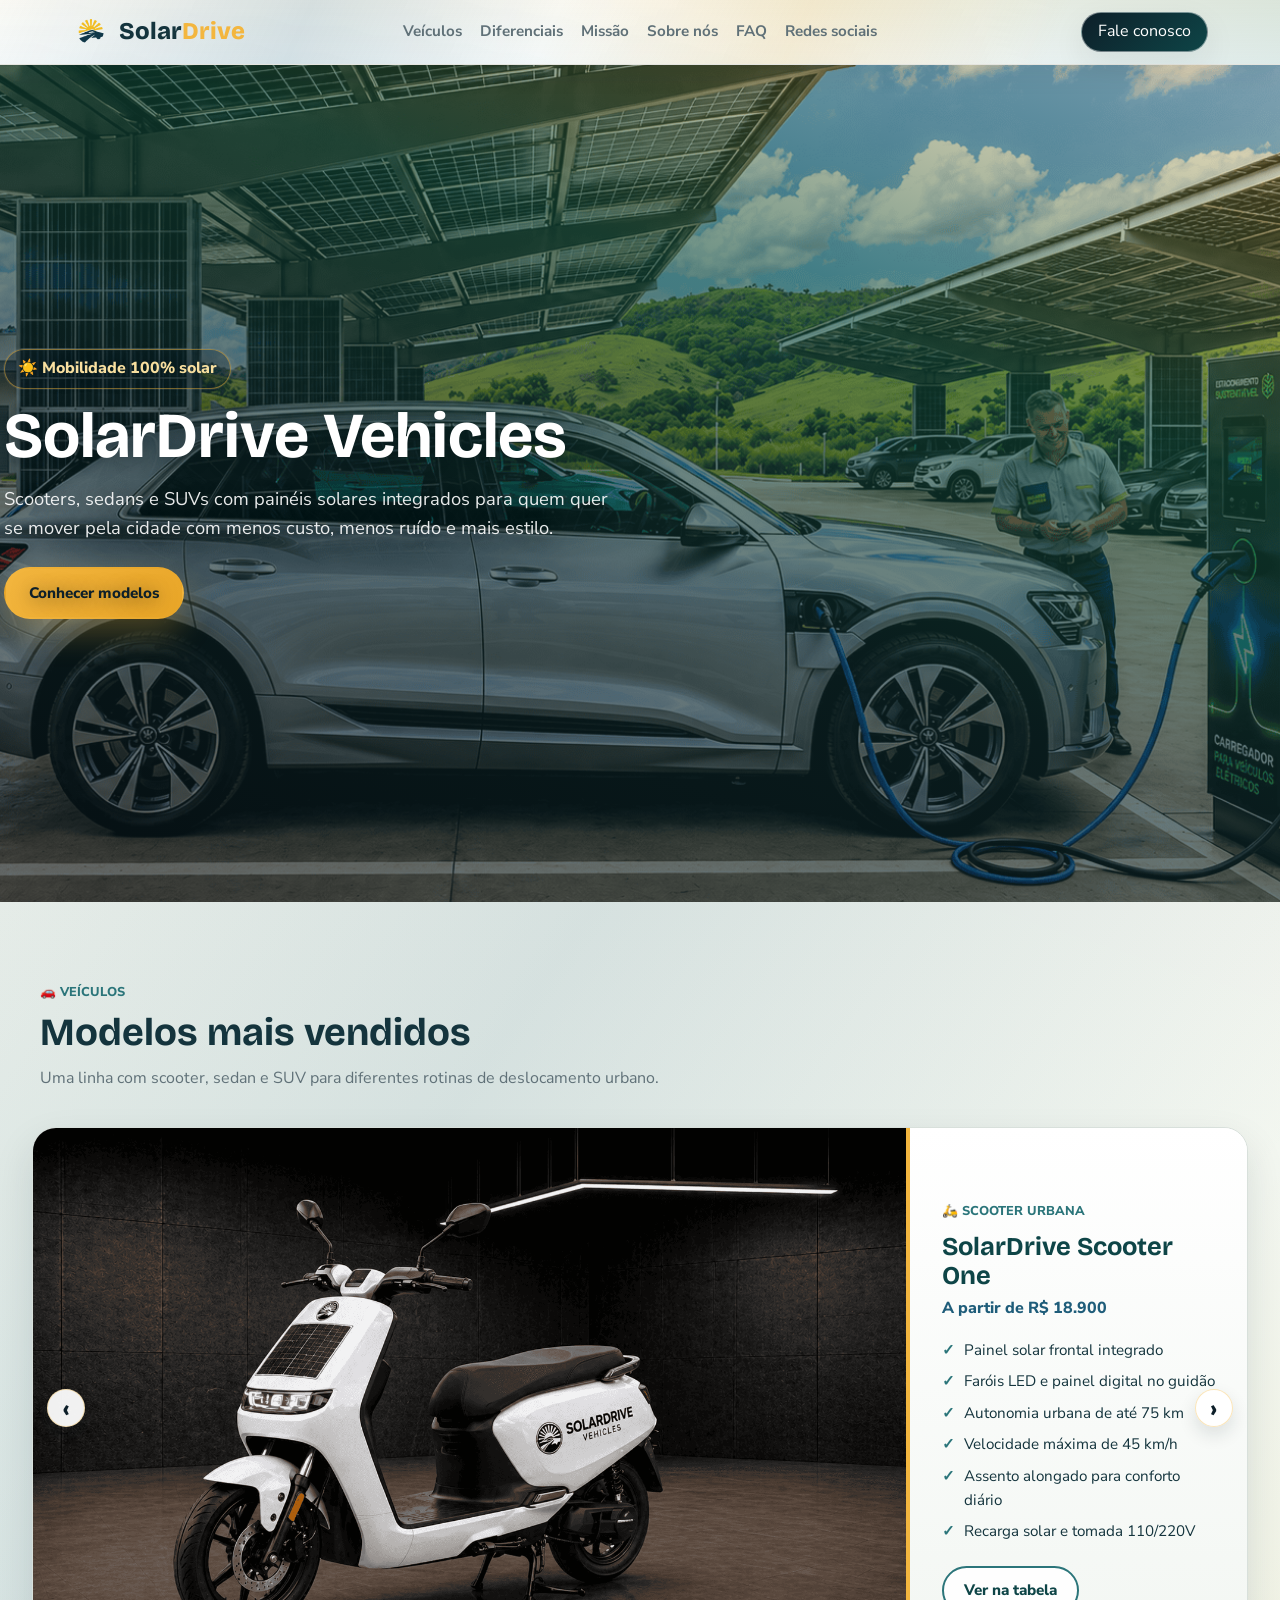
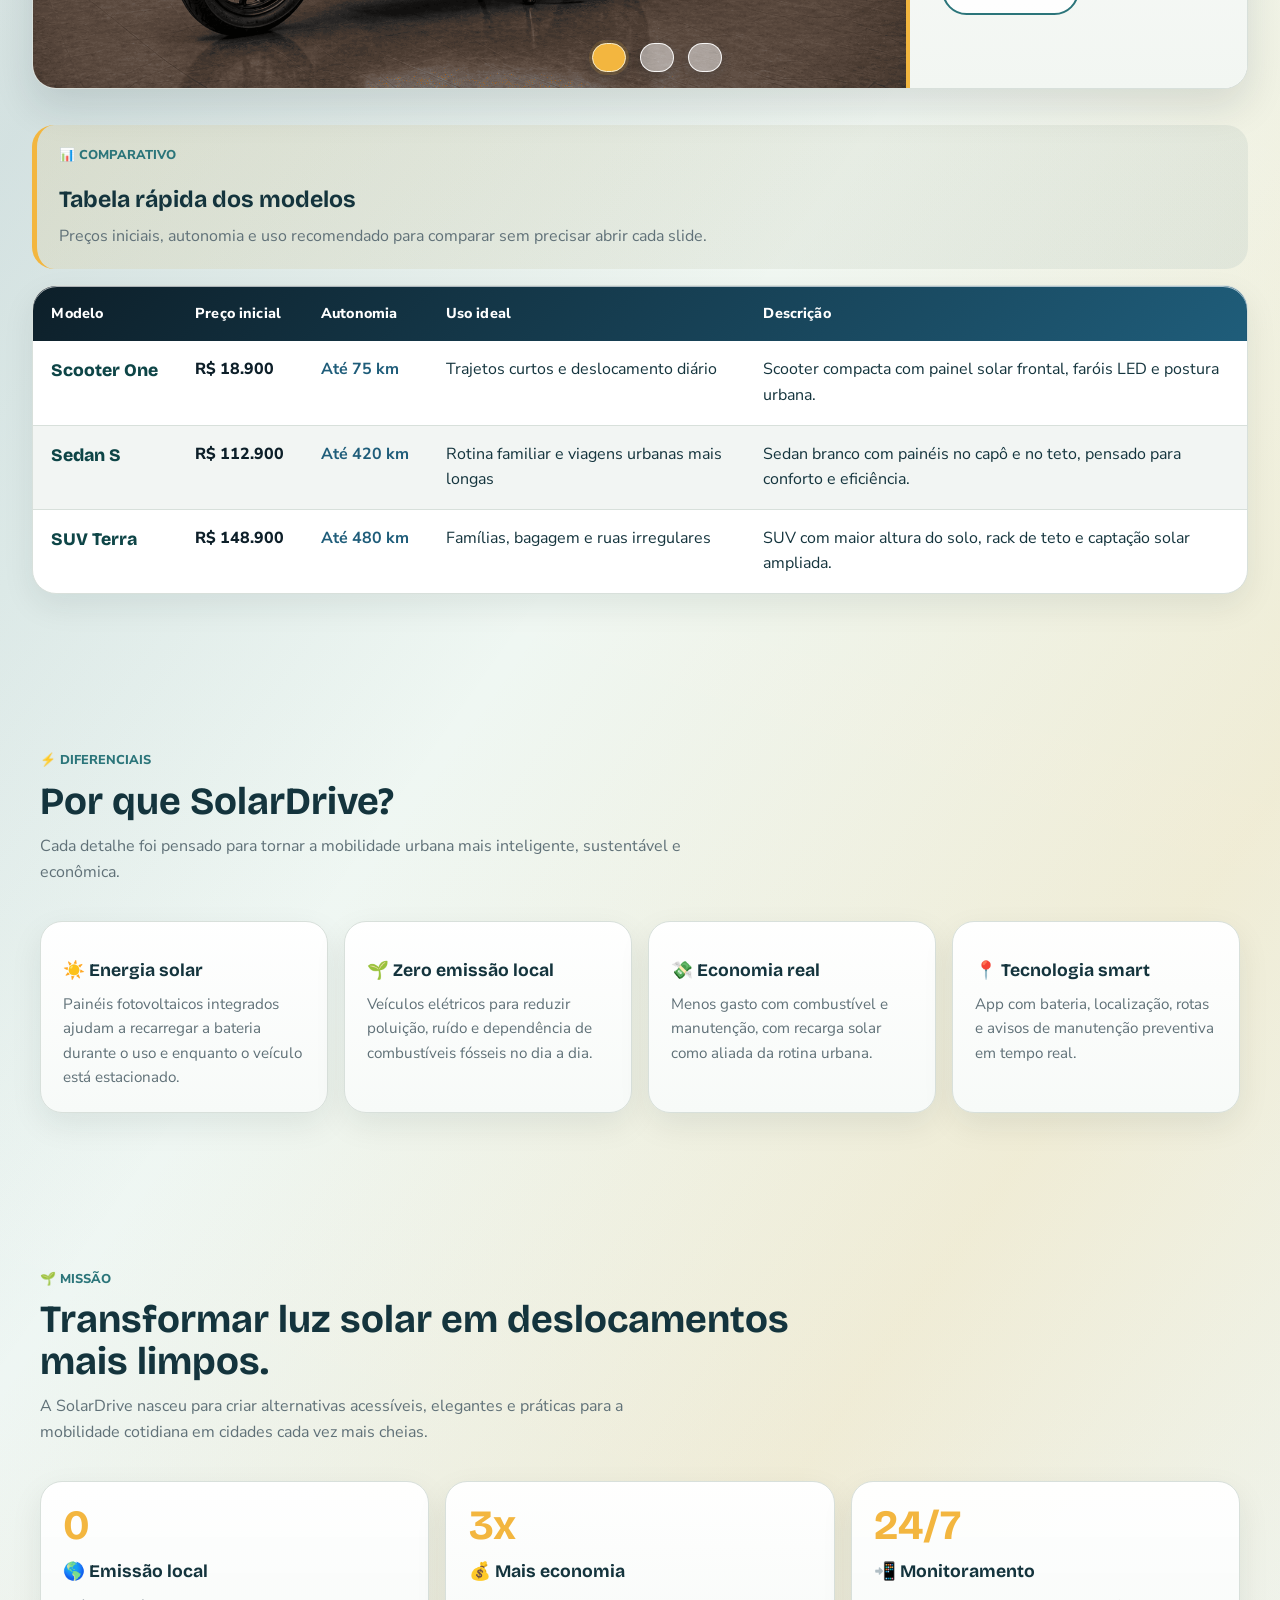
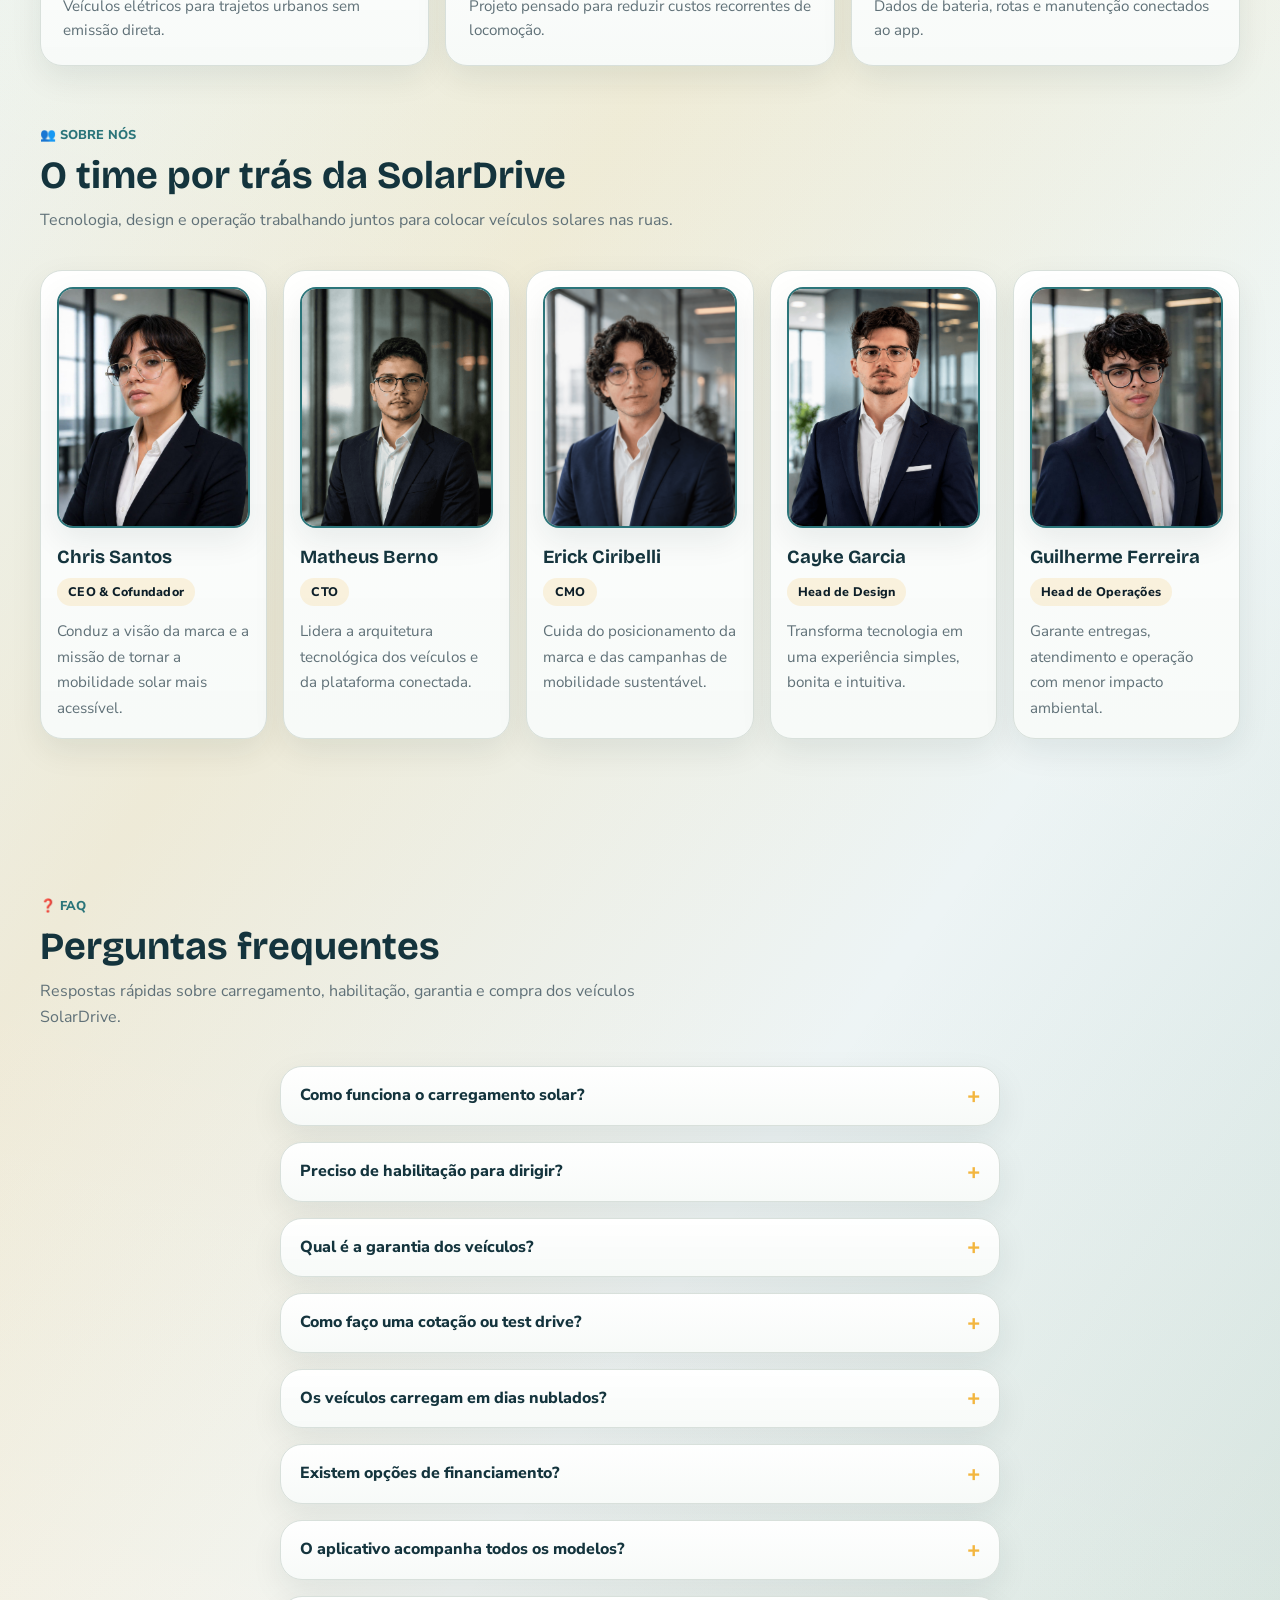
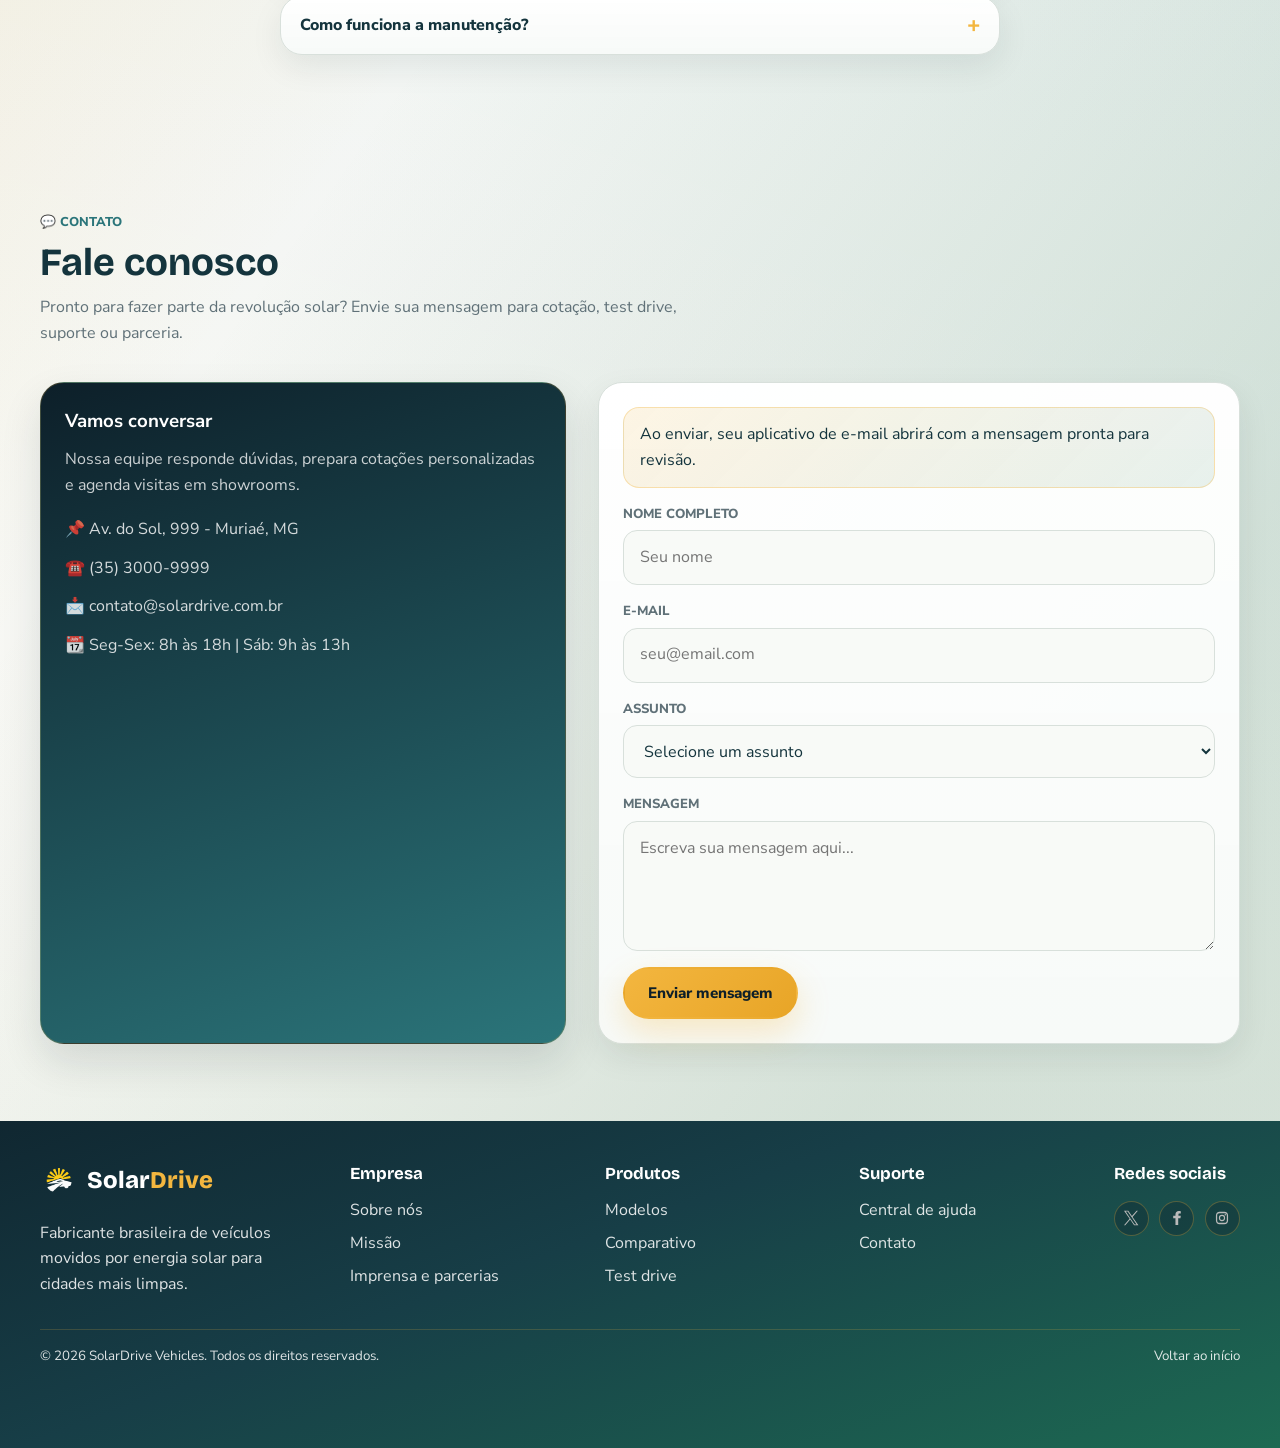
<file: index.html>
﻿<!doctype html>
<html lang="pt-br">
  <head>
    <meta charset="UTF-8" />
    <meta name="viewport" content="width=device-width, initial-scale=1.0" />
    <meta
      name="description"
      content="SolarDrive Vehicles: scooters, sedans e SUVs movidos por energia solar para mobilidade urbana limpa."
    />
    <title>SolarDrive Vehicles</title>

    <link rel="stylesheet" href="assets/css/index.css" />
    <link rel="preconnect" href="https://fonts.googleapis.com" />
    <link rel="preconnect" href="https://fonts.gstatic.com" crossorigin />
    <link
      href="https://fonts.googleapis.com/css2?family=Nunito+Sans:wght@400;600;700;800&family=Bricolage+Grotesque:wght@400;700;800&display=swap"
      rel="stylesheet"
    />
  </head>

  <body>
    <!-- Cabeçalho fixo com navegação por âncoras internas. -->
    <header class="cabecalho">
      <nav class="menu" aria-label="Menu principal">
        <a
          href="#inicio"
          class="logo"
          aria-label="SolarDrive Vehicles - voltar ao início"
        >
          <img
            src="assets/img/logo-colorida.png"
            alt=""
            class="imagem-logo"
            aria-hidden="true"
          />
          <span class="texto-logo">Solar<span>Drive</span></span>
        </a>

        <ul class="links-menu">
          <li><a href="#produtos">Veículos</a></li>
          <li><a href="#diferenciais">Diferenciais</a></li>
          <li><a href="#sustentabilidade">Missão</a></li>
          <li><a href="#time">Sobre nós</a></li>
          <li><a href="#faq">FAQ</a></li>

          <!-- Dropdown de redes: abre no hover/focus sem JavaScript. -->
          <li class="redes">
            <button type="button" class="botao-redes" aria-haspopup="true">
              Redes sociais
            </button>
            <ul class="lista-redes" aria-label="Links das redes sociais">
              <li>
                <a
                  href="https://x.com"
                  target="_blank"
                  rel="noopener noreferrer"
                  aria-label="Abrir X/Twitter"
                >
                  <img
                    class="icone-rede"
                    src="assets/img/icone-x.svg"
                    alt="x"
                    aria-hidden="true"
                  />
                </a>
              </li>
              <li>
                <a
                  href="https://www.facebook.com"
                  target="_blank"
                  rel="noopener noreferrer"
                  aria-label="Abrir Facebook"
                >
                  <img
                    class="icone-rede"
                    src="assets/img/icone-facebook.svg"
                    alt="facebook"
                    aria-hidden="true"
                  />
                </a>
              </li>
              <li>
                <a
                  href="https://www.instagram.com"
                  target="_blank"
                  rel="noopener noreferrer"
                  aria-label="Abrir Instagram"
                >
                  <img
                    class="icone-rede"
                    src="assets/img/icone-instagram.svg"
                    alt="instagram"
                    aria-hidden="true"
                  />
                </a>
              </li>
            </ul>
          </li>
        </ul>

        <a href="#contato" class="botao-menu">Fale conosco</a>
      </nav>
    </header>

    <main>
      <!-- Banner principal: primeiro contato visual da marca. -->
      <section id="inicio" class="banner" aria-labelledby="titulo-inicio">
        <article class="texto-inicio">
          <p class="selo-inicio">☀️ Mobilidade 100% solar</p>
          <h1 id="titulo-inicio">SolarDrive Vehicles</h1>
          <p>
            Scooters, sedans e SUVs com painéis solares integrados para quem
            quer se mover pela cidade com menos custo, menos ruído e mais
            estilo.
          </p>
          <a href="#produtos" class="botao-principal">Conhecer modelos</a>
        </article>
      </section>

      <!-- Catalogo de veículos. -->
      <section
        id="produtos"
        class="secao produtos"
        aria-labelledby="titulo-produtos"
      >
        <header class="titulo-secao">
          <p class="etiqueta">🚗 Veículos</p>
          <h2 id="titulo-produtos">Modelos mais vendidos</h2>
          <p>
            Uma linha com scooter, sedan e SUV para diferentes rotinas de
            deslocamento urbano.
          </p>
        </header>

        <section class="carrossel" aria-label="Carrossel de produtos">
          <!-- Radios visiveis mantem o carrossel acessivel sem scripts. -->
          <input
            type="radio"
            name="slider"
            id="slide1"
            aria-label="Selecionar SolarDrive Scooter One"
            checked
          />
          <input
            type="radio"
            name="slider"
            id="slide2"
            aria-label="Selecionar SolarDrive Sedan S"
          />
          <input
            type="radio"
            name="slider"
            id="slide3"
            aria-label="Selecionar SolarDrive SUV Terra"
          />

          <div class="lista-slides">
            <article class="slide-produto">
              <figure class="foto-produto">
                <img
                  src="assets/img/scooter.png"
                  alt="Scooter branca SolarDrive com painel solar frontal"
                />
              </figure>
              <section class="info-produto">
                <p class="etiqueta">🛵 Scooter urbana</p>
                <h3>SolarDrive Scooter One</h3>
                <p class="preco">A partir de R$ 18.900</p>
                <ul>
                  <li>Painel solar frontal integrado</li>
                  <li>Faróis LED e painel digital no guidão</li>
                  <li>Autonomia urbana de até 75 km</li>
                  <li>Velocidade máxima de 45 km/h</li>
                  <li>Assento alongado para conforto diário</li>
                  <li>Recarga solar e tomada 110/220V</li>
                </ul>
                <a href="#ver-scooter" class="botao-secundario"
                  >Ver na tabela</a
                >
              </section>
            </article>

            <article class="slide-produto">
              <figure class="foto-produto">
                <img
                  src="assets/img/sedan.png"
                  alt="Sedan branco SolarDrive com painéis solares no capô e no teto"
                />
              </figure>
              <section class="info-produto">
                <p class="etiqueta">🚘 Sedan solar</p>
                <h3>SolarDrive Sedan S</h3>
                <p class="preco">A partir de R$ 112.900</p>
                <ul>
                  <li>Painéis solares no capô e no teto</li>
                  <li>Autonomia combinada de até 420 km</li>
                  <li>Interior para cinco ocupantes</li>
                  <li>Freios regenerativos para uso urbano</li>
                  <li>GPS integrado ao app SolarDrive</li>
                  <li>Carregamento solar, residencial e rápido</li>
                </ul>
                <a href="#ver-sedan" class="botao-secundario">Ver na tabela</a>
              </section>
            </article>

            <article class="slide-produto">
              <figure class="foto-produto">
                <img
                  src="assets/img/suv.png"
                  alt="SUV branco SolarDrive com painéis solares no capô e no teto"
                />
              </figure>
              <section class="info-produto">
                <p class="etiqueta">🚙 SUV familiar</p>
                <h3>SolarDrive SUV Terra</h3>
                <p class="preco">A partir de R$ 148.900</p>
                <ul>
                  <li>Painéis solares no capô e no teto</li>
                  <li>Autonomia combinada de até 480 km</li>
                  <li>Rack de teto e maior altura do solo</li>
                  <li>Porta-malas amplo para viagens curtas</li>
                  <li>Modos Eco, Cidade, Chuva e Estrada</li>
                  <li>Assistência inteligente de energia</li>
                </ul>
                <a href="#ver-suv" class="botao-secundario">Ver na tabela</a>
              </section>
            </article>
          </div>

          <label
            for="slide3"
            class="seta seta-voltar seta-slide1"
            aria-label="Modelo anterior"
          >
            &#8249;
          </label>
          <label
            for="slide1"
            class="seta seta-voltar seta-slide2"
            aria-label="Modelo anterior"
          >
            &#8249;
          </label>
          <label
            for="slide2"
            class="seta seta-voltar seta-slide3"
            aria-label="Modelo anterior"
          >
            &#8249;
          </label>

          <label
            for="slide2"
            class="seta seta-avancar seta-slide1"
            aria-label="Próximo modelo"
          >
            &#8250;
          </label>
          <label
            for="slide3"
            class="seta seta-avancar seta-slide2"
            aria-label="Próximo modelo"
          >
            &#8250;
          </label>
          <label
            for="slide1"
            class="seta seta-avancar seta-slide3"
            aria-label="Próximo modelo"
          >
            &#8250;
          </label>

        </section>

        <section
          id="tabela-modelos"
          class="area-tabela"
          aria-labelledby="comparativo-modelos"
        >
          <span id="ver-scooter" class="alvo-tabela" aria-hidden="true"></span>
          <span id="ver-sedan" class="alvo-tabela" aria-hidden="true"></span>
          <span id="ver-suv" class="alvo-tabela" aria-hidden="true"></span>

          <header class="titulo-tabela">
            <p class="etiqueta">📊 Comparativo</p>
            <h3 id="comparativo-modelos">Tabela rápida dos modelos</h3>
            <p>
              Preços iniciais, autonomia e uso recomendado para comparar sem
              precisar abrir cada slide.
            </p>
          </header>

          <div class="rolagem-tabela">
            <table class="tabela-modelos">
              <thead>
                <tr>
                  <th scope="col">Modelo</th>
                  <th scope="col">Preço inicial</th>
                  <th scope="col">Autonomia</th>
                  <th scope="col">Uso ideal</th>
                  <th scope="col">Descrição</th>
                </tr>
              </thead>
              <tbody>
                <tr id="modelo-scooter">
                  <th scope="row">Scooter One</th>
                  <td>R$ 18.900</td>
                  <td>Até 75 km</td>
                  <td>Trajetos curtos e deslocamento diário</td>
                  <td>
                    Scooter compacta com painel solar frontal, faróis LED e
                    postura urbana.
                  </td>
                </tr>
                <tr id="modelo-sedan">
                  <th scope="row">Sedan S</th>
                  <td>R$ 112.900</td>
                  <td>Até 420 km</td>
                  <td>Rotina familiar e viagens urbanas mais longas</td>
                  <td>
                    Sedan branco com painéis no capô e no teto, pensado para
                    conforto e eficiência.
                  </td>
                </tr>
                <tr id="modelo-suv">
                  <th scope="row">SUV Terra</th>
                  <td>R$ 148.900</td>
                  <td>Até 480 km</td>
                  <td>Famílias, bagagem e ruas irregulares</td>
                  <td>
                    SUV com maior altura do solo, rack de teto e captação solar
                    ampliada.
                  </td>
                </tr>
              </tbody>
            </table>
          </div>
        </section>
      </section>

      <!-- Diferenciais resumem os argumentos principais da landing page. -->
      <section
        id="diferenciais"
        class="secao secao-clara"
        aria-labelledby="titulo-diferenciais"
      >
        <header class="titulo-secao">
          <p class="etiqueta">⚡ Diferenciais</p>
          <h2 id="titulo-diferenciais">Por que SolarDrive?</h2>
          <p>
            Cada detalhe foi pensado para tornar a mobilidade urbana mais
            inteligente, sustentável e econômica.
          </p>
        </header>

        <ul class="lista-diferenciais" aria-label="Diferenciais da SolarDrive">
          <li>
            <article class="card-diferencial">
              <h3>☀️ Energia solar</h3>
              <p>
                Painéis fotovoltaicos integrados ajudam a recarregar a bateria
                durante o uso e enquanto o veículo está estacionado.
              </p>
            </article>
          </li>

          <li>
            <article class="card-diferencial">
              <h3>🌱 Zero emissão local</h3>
              <p>
                Veículos elétricos para reduzir poluição, ruído e dependência de
                combustíveis fósseis no dia a dia.
              </p>
            </article>
          </li>

          <li>
            <article class="card-diferencial">
              <h3>💸 Economia real</h3>
              <p>
                Menos gasto com combustível e manutenção, com recarga solar como
                aliada da rotina urbana.
              </p>
            </article>
          </li>

          <li>
            <article class="card-diferencial">
              <h3>📍 Tecnologia smart</h3>
              <p>
                App com bateria, localização, rotas e avisos de manutenção
                preventiva em tempo real.
              </p>
            </article>
          </li>
        </ul>
      </section>

      <!-- Missão e equipe ficam juntas para manter a narrativa institucional. -->
      <section
        id="sustentabilidade"
        class="secao missao-time"
        aria-labelledby="titulo-sustentabilidade"
      >
        <header class="titulo-secao">
          <p class="etiqueta">🌱 Missão</p>
          <h2 id="titulo-sustentabilidade">
            Transformar luz solar em deslocamentos mais limpos.
          </h2>
          <p>
            A SolarDrive nasceu para criar alternativas acessíveis, elegantes e
            práticas para a mobilidade cotidiana em cidades cada vez mais
            cheias.
          </p>
        </header>

        <ul class="lista-missao" aria-label="Compromissos da SolarDrive">
          <li>
            <article>
              <strong>0</strong>
              <h3>🌎 Emissão local</h3>
              <p>
                Veículos elétricos para trajetos urbanos sem emissão direta.
              </p>
            </article>
          </li>
          <li>
            <article>
              <strong>3x</strong>
              <h3>💰 Mais economia</h3>
              <p>
                Projeto pensado para reduzir custos recorrentes de locomoção.
              </p>
            </article>
          </li>
          <li>
            <article>
              <strong>24/7</strong>
              <h3>📲 Monitoramento</h3>
              <p>Dados de bateria, rotas e manutenção conectados ao app.</p>
            </article>
          </li>
        </ul>

        <section id="time" class="area-time" aria-labelledby="titulo-time">
          <header class="titulo-secao titulo-menor">
            <p class="etiqueta">👥 Sobre nós</p>
            <h2 id="titulo-time">O time por trás da SolarDrive</h2>
            <p>
              Tecnologia, design e operação trabalhando juntos para colocar
              veículos solares nas ruas.
            </p>
          </header>

          <ul class="lista-time" aria-label="Membros da equipe SolarDrive">
            <li class="card-time">
              <img
                src="assets/img/chris.jpeg"
                alt="Foto de Chris, CEO e cofundador da SolarDrive"
              />
              <h3>Chris Santos</h3>
              <p class="cargo">CEO &amp; Cofundador</p>
              <p>
                Conduz a visão da marca e a missão de tornar a mobilidade solar
                mais acessível.
              </p>
            </li>

            <li class="card-time">
              <img src="assets/img/Berno.png" alt="Foto de Matheus Berno" />
              <h3>Matheus Berno</h3>
              <p class="cargo">CTO</p>
              <p>
                Lidera a arquitetura tecnológica dos veículos e da plataforma
                conectada.
              </p>
            </li>

            <li class="card-time">
              <img
                src="assets/img/ErickCiribelli.png"
                alt="Foto de Erick Ciribelli"
              />
              <h3>Erick Ciribelli</h3>
              <p class="cargo">CMO</p>
              <p>
                Cuida do posicionamento da marca e das campanhas de mobilidade
                sustentável.
              </p>
            </li>

            <li class="card-time">
              <img src="assets/img/Cayke.png" alt="Foto de Cayke" />
              <h3>Cayke Garcia</h3>
              <p class="cargo">Head de Design</p>
              <p>
                Transforma tecnologia em uma experiência simples, bonita e
                intuitiva.
              </p>
            </li>

            <li class="card-time">
              <img src="assets/img/Guilherme.jpeg" alt="Foto de Guilherme" />
              <h3>Guilherme Ferreira</h3>
              <p class="cargo">Head de Operações</p>
              <p>
                Garante entregas, atendimento e operação com menor impacto
                ambiental.
              </p>
            </li>
          </ul>
        </section>
      </section>

      <!-- FAQ com details/summary para manter semântica e interação nativa. -->
      <section id="faq" class="secao secao-clara" aria-labelledby="titulo-faq">
        <header class="titulo-secao">
          <p class="etiqueta">❓ FAQ</p>
          <h2 id="titulo-faq">Perguntas frequentes</h2>
          <p>
            Respostas rápidas sobre carregamento, habilitação, garantia e compra
            dos veículos SolarDrive.
          </p>
        </header>

        <ul class="lista-faq" aria-label="Perguntas frequentes">
          <li>
            <details>
              <summary>Como funciona o carregamento solar?</summary>
              <div class="resposta-faq">
                <p>
                  Os painéis integrados captam energia durante o uso e quando o
                  veículo está estacionado em local aberto.
                </p>
                <ul>
                  <li>Recarga solar contínua em ambientes externos</li>
                  <li>Recarga residencial em tomada 110/220V</li>
                  <li>
                    Recarga rápida em estações compatíveis:
                    <ul>
                      <li>Carga parcial de até 80% em cerca de 2 horas</li>
                      <li>Monitoramento pelo app SolarDrive</li>
                    </ul>
                  </li>
                </ul>
              </div>
            </details>
          </li>

          <li>
            <details>
              <summary>Preciso de habilitação para dirigir?</summary>
              <div class="resposta-faq">
                <p>Sim, conforme a categoria do modelo escolhido.</p>
                <ul>
                  <li>Scooter One: ACC ou CNH categoria A</li>
                  <li>Sedan S: CNH categoria B</li>
                  <li>SUV Terra: CNH categoria B</li>
                </ul>
              </div>
            </details>
          </li>

          <li>
            <details>
              <summary>Qual é a garantia dos veículos?</summary>
              <div class="resposta-faq">
                <p>
                  A cobertura foi pensada para proteger os principais sistemas.
                </p>
                <ul>
                  <li>Motor e sistema elétrico: 5 anos ou 80.000 km</li>
                  <li>
                    Bateria: 8 anos com garantia de capacidade mínima:
                    <ul>
                      <li>Troca se a capacidade cair abaixo de 70%</li>
                    </ul>
                  </li>
                  <li>Painéis solares: 10 anos de desempenho garantido</li>
                </ul>
              </div>
            </details>
          </li>

          <li>
            <details>
              <summary>Como faço uma cotação ou test drive?</summary>
              <div class="resposta-faq">
                <p>Você pode falar com a equipe pelo formulário ou telefone.</p>
                <ul>
                  <li>Preencher o formulário de contato nesta página</li>
                  <li>Ligar para (35) 3000-9999</li>
                  <li>
                    Visitar showrooms:
                    <ul>
                      <li>São Paulo: Av. Paulista, 1234</li>
                      <li>Belo Horizonte: Av. do Contorno, 567</li>
                      <li>Rio de Janeiro: Rua da Assembleia, 89</li>
                    </ul>
                  </li>
                </ul>
              </div>
            </details>
          </li>

          <li>
            <details>
              <summary>Os veículos carregam em dias nublados?</summary>
              <div class="resposta-faq">
                <p>
                  Sim, mas a captação fica menor do que em dias de sol direto.
                  Por isso os modelos também aceitam recarga por tomada.
                </p>
                <ul>
                  <li>Captação solar reduzida em clima nublado</li>
                  <li>App indica autonomia restante e previsão de recarga</li>
                  <li>Tomada residencial ajuda a manter a rotina previsível</li>
                </ul>
              </div>
            </details>
          </li>

          <li>
            <details>
              <summary>Existem opções de financiamento?</summary>
              <div class="resposta-faq">
                <p>
                  Sim. A SolarDrive oferece planos para pessoa física e
                  jurídica.
                </p>
                <ul>
                  <li>Financiamento em até 60x com taxa verde reduzida</li>
                  <li>Leasing corporativo para empresas</li>
                  <li>Simulação personalizada pelo formulário de contato</li>
                </ul>
              </div>
            </details>
          </li>

          <li>
            <details>
              <summary>O aplicativo acompanha todos os modelos?</summary>
              <div class="resposta-faq">
                <p>
                  Sim. O app SolarDrive acompanha a linha completa e concentra
                  os dados principais do veículo.
                </p>
                <ul>
                  <li>Autonomia e bateria em tempo real</li>
                  <li>Rotas e localização do veículo</li>
                  <li>Alertas de manutenção preventiva</li>
                </ul>
              </div>
            </details>
          </li>

          <li>
            <details>
              <summary>Como funciona a manutenção?</summary>
              <div class="resposta-faq">
                <p>
                  A manutenção combina revisões agendadas com alertas enviados
                  pelo app.
                </p>
                <ul>
                  <li>Diagnóstico preventivo do sistema elétrico</li>
                  <li>Revisão de pneus, freios e suspensão</li>
                  <li>Histórico de serviços disponível para o proprietário</li>
                </ul>
              </div>
            </details>
          </li>
        </ul>
      </section>

      <!-- Contato comercial e formulário usando envio por e-mail. -->
      <section
        id="contato"
        class="secao contato"
        aria-labelledby="titulo-contato"
      >
        <header class="titulo-secao">
          <p class="etiqueta">💬 Contato</p>
          <h2 id="titulo-contato">Fale conosco</h2>
          <p>
            Pronto para fazer parte da revolução solar? Envie sua mensagem para
            cotação, test drive, suporte ou parceria.
          </p>
        </header>

        <div class="area-contato">
          <address class="info-contato">
            <h3>Vamos conversar</h3>
            <p>
              Nossa equipe responde dúvidas, prepara cotações personalizadas e
              agenda visitas em showrooms.
            </p>
            <ul>
              <li>📌 Av. do Sol, 999 - Muriaé, MG</li>
              <li>☎️ (35) 3000-9999</li>
              <li>📩 contato@solardrive.com.br</li>
              <li>📆 Seg-Sex: 8h às 18h | Sáb: 9h às 13h</li>
            </ul>
          </address>

          <form
            action="mailto:contato@solardrive.com.br"
            method="post"
            enctype="text/plain"
            aria-label="Formulário de contato SolarDrive"
            aria-describedby="form-ajuda"
          >
            <p id="form-ajuda" class="aviso-form">
              Ao enviar, seu aplicativo de e-mail abrirá com a mensagem pronta
              para revisão.
            </p>

            <p class="campo">
              <label for="nome">Nome completo</label>
              <input
                type="text"
                id="nome"
                name="nome"
                placeholder="Seu nome"
                autocomplete="name"
                required
              />
            </p>

            <p class="campo">
              <label for="email">E-mail</label>
              <input
                type="email"
                id="email"
                name="email"
                placeholder="seu@email.com"
                autocomplete="email"
                required
              />
            </p>

            <p class="campo">
              <label for="assunto">Assunto</label>
              <select id="assunto" name="assunto" required>
                <option value="" disabled selected>Selecione um assunto</option>
                <option value="cotacao">Quero fazer uma cotação</option>
                <option value="test-drive">Agendar test drive</option>
                <option value="suporte">Suporte técnico</option>
                <option value="parceria">Proposta de parceria</option>
                <option value="outro">Outro</option>
              </select>
            </p>

            <p class="campo">
              <label for="mensagem">Mensagem</label>
              <textarea
                id="mensagem"
                name="mensagem"
                placeholder="Escreva sua mensagem aqui..."
                required
              ></textarea>
            </p>

            <button type="submit" class="botao-principal">
              Enviar mensagem
            </button>
          </form>
        </div>
      </section>
    </main>

    <footer class="rodape">
      <section class="conteudo-rodape" aria-label="Rodapé">
        <article class="marca-rodape">
          <a href="#inicio" class="logo">
            <img
              src="assets/img/logo-coloridaFOOTER.png"
              alt=""
              class="imagem-logo"
              aria-hidden="true"
            />
            <span class="texto-logo">Solar<span>Drive</span></span>
          </a>
          <p>
            Fabricante brasileira de veículos movidos por energia solar para
            cidades mais limpas.
          </p>
        </article>

        <nav aria-label="Links da empresa">
          <h2>Empresa</h2>
          <ul>
            <li><a href="#time">Sobre nós</a></li>
            <li><a href="#sustentabilidade">Missão</a></li>
            <li><a href="#contato">Imprensa e parcerias</a></li>
          </ul>
        </nav>

        <nav aria-label="Links de produtos">
          <h2>Produtos</h2>
          <ul>
            <li><a href="#produtos">Modelos</a></li>
            <li><a href="#comparativo-modelos">Comparativo</a></li>
            <li><a href="#contato">Test drive</a></li>
          </ul>
        </nav>

        <nav aria-label="Links de suporte">
          <h2>Suporte</h2>
          <ul>
            <li><a href="#faq">Central de ajuda</a></li>
            <li><a href="#contato">Contato</a></li>
          </ul>
        </nav>

        <nav class="redes-rodape" aria-label="Redes sociais">
          <h2>Redes sociais</h2>
          <ul>
            <li>
              <a
                href="https://x.com"
                target="_blank"
                rel="noopener noreferrer"
                aria-label="Abrir X/Twitter"
              >
                <img src="assets/img/icone-x.svg" alt="" aria-hidden="true" />
              </a>
            </li>
            <li>
              <a
                href="https://www.facebook.com"
                target="_blank"
                rel="noopener noreferrer"
                aria-label="Abrir Facebook"
              >
                <img
                  src="assets/img/icone-facebook.svg"
                  alt=""
                  aria-hidden="true"
                />
              </a>
            </li>
            <li>
              <a
                href="https://www.instagram.com"
                target="_blank"
                rel="noopener noreferrer"
                aria-label="Abrir Instagram"
              >
                <img
                  src="assets/img/icone-instagram.svg"
                  alt=""
                  aria-hidden="true"
                />
              </a>
            </li>
          </ul>
        </nav>
      </section>

      <p class="final-rodape">
        <small
          >&copy; 2026 SolarDrive Vehicles. Todos os direitos reservados.</small
        >
        <small><a href="#inicio">Voltar ao início</a></small>
      </p>
    </footer>
  </body>
</html>
</file>
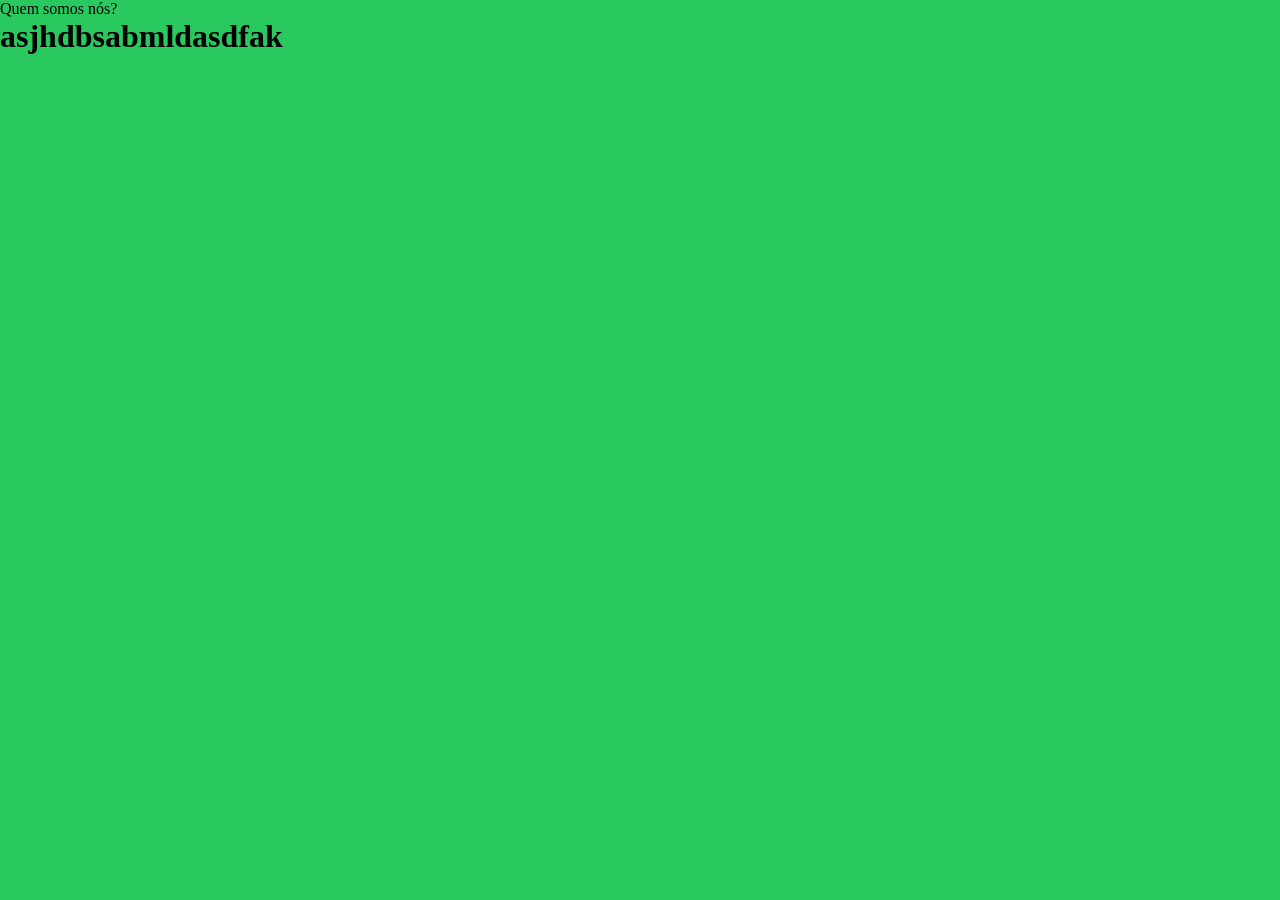
<file: SolarDrive Vehicles.html>
<!doctype html>
<html lang="pt-br">
  <head>
    <meta charset="UTF-8" />
    <meta name="viewport" content="width=device-width, initial-scale=1.0" />
    <title>SolarDrive Vehicles</title>
    <link rel="stylesheet" href="SolarDrive Vehicles.css" />
  </head>

  <body>
    <header>
      <nav>Quem somos nós?</nav>
    </header>

    <h1>asjhdbsabmldasdfak</h1>
  </body>
</html>
</file>
<file: assets/css/index.css>
﻿@import url("variaveis.css");

/* ==================================================
   Reset e base
   ================================================== */

*,
*::before,
*::after {
  box-sizing: border-box;
  margin: 0;
  padding: 0;
}

html {
  scroll-behavior: smooth;
  scroll-padding-top: var(--anchor-offset);
}

body {
  min-width: 320px;
  background: var(--cor-fundo);
  color: var(--cor-texto);
  font-family: var(--fonte-corpo);
  font-size: 1rem;
  line-height: 1.6;
  overflow-x: hidden;
}

main {
  position: relative;
  overflow: hidden;
  background: var(--gradiente-fundo), var(--cor-fundo);
}

/* Camada contínua de reflexo: fica atrás das seções e evita cortes secos. */
main::before {
  content: "";
  position: absolute;
  inset: 0;
  z-index: 0;
  pointer-events: none;
  background:
    linear-gradient(
      125deg,
      transparent 0%,
      rgba(31, 93, 122, 0.14) 22%,
      transparent 38%,
      rgba(243, 182, 63, 0.16) 54%,
      transparent 70%,
      rgba(43, 122, 92, 0.18) 92%
    ),
    linear-gradient(
      18deg,
      rgba(255, 255, 255, 0.3) 0%,
      transparent 30%,
      rgba(255, 255, 255, 0.14) 62%,
      transparent 100%
    );
}

main > section {
  position: relative;
  z-index: 1;
}

img {
  display: block;
  max-width: 100%;
  height: auto;
}

img[src*=".svg"] {
  filter: saturate(0);
}
a {
  color: inherit;
  text-decoration: none;
}

ul,
ol {
  list-style: none;
}

button,
input,
select,
textarea {
  font: inherit;
}

a:focus-visible,
button:focus-visible,
summary:focus-visible,
input:focus-visible,
select:focus-visible,
textarea:focus-visible,
label:focus-visible {
  outline: 3px solid var(--cor-foco);
  outline-offset: 3px;
}

/* ==================================================
   Estrutura compartilhada das seções
   ================================================== */
.secao {
  padding: clamp(3.25rem, 6vw, 5rem) clamp(1rem, 4vw, 2rem);
}

.secao > * {
  max-width: 1200px;
  margin-inline: auto;
}

.secao-clara {
  background: transparent;
}

.titulo-secao {
  margin-bottom: 2.25rem;
}

.titulo-secao h2 {
  max-width: 820px;
  color: var(--cor-texto);
  font-family: var(--fonte-titulo);
  font-size: clamp(1.85rem, 4vw, 2.4rem);
  line-height: 1.08;
  letter-spacing: 0;
}

.titulo-secao h3 {
  color: var(--cor-texto);
  font-family: var(--fonte-titulo);
  font-size: clamp(1.2rem, 3vw, 1.45rem);
  line-height: 1.2;
  letter-spacing: 0;
}

.titulo-secao p:not(.etiqueta) {
  max-width: 660px;
  margin-top: 0.75rem;
  color: var(--cor-texto-suave);
}

.titulo-menor {
  margin-top: 3.5rem;
}

.etiqueta {
  display: inline-block;
  margin-bottom: 0.6rem;
  color: var(--cor-energia);
  font-family: var(--fonte-ui);
  font-size: 0.8rem;
  font-weight: 800;
  letter-spacing: 0;
  text-transform: uppercase;
}

.botao-principal,
.botao-secundario {
  display: inline-flex;
  align-items: center;
  justify-content: center;
  width: max-content;
  max-width: 100%;
  min-height: 44px;
  border-radius: 999px;
  font-family: var(--fonte-ui);
  font-size: 0.95rem;
  font-weight: 800;
  text-align: center;
  transition:
    background-color 0.2s ease,
    border-color 0.2s ease,
    color 0.2s ease,
    transform 0.2s ease,
    box-shadow 0.2s ease;
}

.botao-principal {
  border: 2px solid transparent;
  background: linear-gradient(135deg, var(--cor-solar) 0%, #e8a527 100%);
  color: var(--cor-grafite);
  padding: 0.75rem 1.45rem;
  box-shadow: var(--sombra-destaque);
}

.botao-secundario {
  border: 2px solid var(--cor-energia);
  background: rgba(255, 255, 255, 0.88);
  color: var(--cor-energia-escura);
  padding: 0.65rem 1.25rem;
}

.botao-principal:hover,
.botao-secundario:hover {
  transform: translateY(-2px);
}

.botao-principal:hover {
  background: linear-gradient(135deg, #fccb63 0%, var(--cor-solar) 100%);
  box-shadow: 0 16px 34px rgba(243, 182, 63, 0.34);
}

.botao-secundario:hover {
  background: var(--cor-energia-escura);
  color: var(--cor-superficie);
  box-shadow: var(--sombra-suave);
}

/* ==================================================
   Cabeçalho
   ================================================== */
.cabecalho {
  position: sticky;
  top: 0;
  z-index: 100;
  overflow: visible;
  border-bottom: 1px solid rgba(15, 34, 44, 0.08);
  background:
    linear-gradient(
      180deg,
      rgba(247, 246, 238, 0.92),
      rgba(237, 244, 245, 0.82)
    ),
    var(--fundo-vidro);
  backdrop-filter: blur(12px);
  -webkit-backdrop-filter: blur(12px);
  box-shadow: 0 10px 26px rgba(15, 34, 44, 0.06);
}

.cabecalho::before {
  content: "";
  position: absolute;
  inset: 0;
  z-index: 0;
  pointer-events: none;
  background:
    linear-gradient(
      115deg,
      transparent 0%,
      rgba(31, 93, 122, 0.16) 24%,
      transparent 43%,
      rgba(243, 182, 63, 0.18) 62%,
      transparent 82%
    ),
    linear-gradient(
      18deg,
      rgba(255, 255, 255, 0.36) 0%,
      transparent 58%,
      rgba(43, 122, 92, 0.14) 100%
    );
}

.menu {
  position: relative;
  z-index: 1;
  display: grid;
  grid-template-columns: minmax(170px, 1fr) auto minmax(170px, 1fr);
  gap: clamp(1rem, 4vw, 3rem);
  align-items: center;
  max-width: 1200px;
  margin-inline: auto;
  padding: 0.75rem clamp(1rem, 4vw, 2rem);
}

.logo {
  display: inline-flex;
  align-items: center;
  gap: 0.55rem;
  flex: 0 0 auto;
  justify-self: start;
  border-bottom: 2px solid transparent;
}

.imagem-logo {
  width: 38px;
  height: 38px;
  object-fit: contain;
}

.texto-logo {
  color: var(--cor-texto);
  font-family: var(--fonte-titulo);
  font-size: 1.5rem;
  font-weight: 800;
  letter-spacing: 0;
  white-space: nowrap;
}

.texto-logo span {
  color: var(--cor-solar);
}

.links-menu {
  display: flex;
  align-items: center;
  justify-content: center;
  justify-self: center;
  min-width: 0;
  gap: clamp(0.75rem, 1.4vw, 1.45rem);
  color: var(--cor-texto-suave);
  font-family: var(--fonte-ui);
  font-size: 0.95rem;
  font-weight: 700;
}

.links-menu > li {
  display: flex;
  flex: 0 0 auto;
  align-items: center;
  min-height: 40px;
}

.links-menu > li > a {
  display: inline-flex;
  align-items: center;
  justify-content: center;
  min-height: 38px;
  border-bottom: 2px solid transparent;
  line-height: 1;
}

.links-menu > li > a:hover {
  color: var(--cor-energia-escura);
  border-color: var(--cor-solar);
}

.botao-menu {
  display: inline-flex;
  align-items: center;
  justify-content: center;
  justify-self: end;
  min-height: 40px;
  padding: 0 1rem;
  border: 1px solid rgba(255, 255, 255, 0.44);
  border-radius: 999px;
  background: linear-gradient(
    135deg,
    var(--cor-grafite) 0%,
    var(--cor-energia-escura) 100%
  );
  color: var(--cor-superficie);
  white-space: nowrap;
  box-shadow: var(--sombra-suave);
}

.botao-menu:hover {
  border-color: rgba(243, 182, 63, 0.45);
  background: linear-gradient(
    135deg,
    var(--cor-energia-escura) 0%,
    var(--cor-tecnologia) 100%
  );
  color: var(--cor-superficie);
}

/* Dropdown redes sociais: abre no hover/focus sem JavaScript. */
.redes {
  /* O absolute da lista usa este li como ponto de referência. */
  position: relative;
}

.botao-redes {
  display: inline-flex;
  align-items: center;
  min-height: 38px;
  padding: 0;
  border: 0;
  border-bottom: 2px solid transparent;
  background: transparent;
  color: var(--cor-texto-suave);
  cursor: pointer;
  font-family: var(--fonte-ui);
  font-size: 0.95rem;
  font-weight: 700;
  line-height: 1;
  white-space: nowrap;
}

.redes:hover .botao-redes,
.redes:focus-within .botao-redes {
  /* A borda vira a barrinha verde quando o usuário passa o mouse. */
  color: var(--cor-energia-escura);
  border-color: var(--cor-solar);
}

.lista-redes {
  /* A lista fica logo abaixo do botão Redes sociais. */
  position: absolute;
  top: 100%;
  left: 50%;
  z-index: 20;
  display: flex;
  flex-direction: column;
  gap: 0.55rem;
  padding: 0.65rem;
  border: 1px solid var(--cor-borda);
  border-radius: 0 0 18px 18px;
  background: var(--fundo-vidro-forte);
  box-shadow: var(--sombra-media);
  /* Começa escondida e sem receber clique. */
  opacity: 0;
  pointer-events: none;
  transform: translate(-50%, -0.2rem);
  transition:
    opacity 0.28s ease,
    transform 0.28s ease;
}

.redes:hover .lista-redes,
.redes:focus-within .lista-redes {
  /* Hover abre com mouse; focus-within mantém aberta ao navegar pelo teclado. */
  opacity: 1;
  pointer-events: auto;
  transform: translate(-50%, 0);
}

.lista-redes a {
  display: grid;
  place-items: center;
  width: 4.5rem;
  height: 2rem;
  border-radius: 999px;
  border: 1px solid transparent;
  background: linear-gradient(
    135deg,
    var(--cor-grafite) 0%,
    var(--cor-tecnologia) 100%
  );
  color: var(--cor-superficie);
  transition:
    background-color 0.2s ease,
    transform 0.5s ease;
}

.lista-redes a:hover {
  border: 1px solid var(--cor-solar);
  transform: translateY(-1px);
}

.lista-redes a:hover img[src*=".svg"] {
  filter: saturate(1);
}

.icone-rede {
  width: 1rem;
  height: 1rem;
  object-fit: contain;
}

/* ==================================================
   Banner
   ================================================== */
.banner {
  display: grid;
  align-items: center;
  min-height: clamp(520px, 93vh, 860px);
  padding: clamp(4rem, 8vw, 7rem) clamp(1rem, 4vw, 2rem);
  background:
    var(--gradiente-hero),
    url("../img/herobg-1.3right.png") center / cover no-repeat;
}

.texto-inicio {
  max-width: 1200px;
  width: 100%;
  margin-inline: auto;
  color: var(--cor-superficie);
  text-shadow: 0 2px 18px rgba(8, 22, 28, 0.54);
  transform: translateX(clamp(-2.25rem, -3vw, -0.75rem));
}

.selo-inicio {
  display: inline-block;
  margin-bottom: 1rem;
  border: 1px solid rgba(243, 182, 63, 0.48);
  border-radius: 999px;
  background: rgba(15, 34, 44, 0.28);
  color: var(--cor-solar-suave);
  box-shadow: 0 0 0 1px rgba(255, 255, 255, 0.08);
  font-weight: 800;
  padding: 0.4rem 0.8rem;
}

.banner h1 {
  max-width: 720px;
  font-family: var(--fonte-titulo);
  font-size: clamp(2.45rem, 7vw, 4rem);
  line-height: 0.98;
  letter-spacing: 0;
}

.banner p:not(.selo-inicio) {
  max-width: 610px;
  margin: 1rem 0 1.5rem;
  color: rgba(255, 255, 255, 0.9);
  font-size: clamp(1rem, 2.2vw, 1.15rem);
}

/* ==================================================
   Produtos
   ================================================== */
.produtos {
  background: transparent;
}

.carrossel,
.area-tabela {
  max-width: 1400px;
  margin-inline: auto;
}

.carrossel {
  position: relative;
  overflow: hidden;
  border: 1px solid var(--cor-borda);
  border-radius: 24px;
  background: var(--cor-superficie);
  box-shadow: var(--sombra-media);
}

input[name="slider"] {
  /*
    Os radios formam o seletor nativo do carrossel.
    Assim o usuario pode focar com Tab e trocar de slide com as setas
    do teclado, sem depender de JavaScript.
  */
  position: absolute;
  bottom: 1rem;
  z-index: 4;
  width: 1rem;
  margin: 0;
  border: 1px solid rgba(255, 255, 255, 0.9);
  border-radius: 999px;
  accent-color: var(--cor-solar);
  appearance: none;
  -webkit-appearance: none;
  -moz-appearance: none;
  background: rgba(255, 255, 255, 0.48);
  box-shadow: 0 4px 14px rgba(15, 34, 44, 0.18);
  cursor: pointer;
  transition:
    background-color 0.2s ease,
    border-color 0.2s ease,
    box-shadow 0.2s ease,
    transform 0.2s ease;
}

#slide1 {
  left: calc(50% - 3rem);
}

#slide2 {
  left: 50%;
}

#slide3 {
  left: calc(50% + 3rem);
}

input[name="slider"]:hover {
  background: rgba(255, 255, 255, 0.72);
}

input[name="slider"]:checked {
  background: var(--cor-solar);
  border-color: #f9edca;
  box-shadow:
    0 0 0 3px rgba(243, 182, 63, 0.16),
    0 4px 14px rgba(15, 34, 44, 0.22);
}

.lista-slides {
  display: flex;
  width: 300%;
  transition: transform 0.6s ease;
}

.slide-produto {
  display: grid;
  grid-template-columns: minmax(0, 2.3fr) minmax(280px, 0.9fr);
  width: 33.333%;
  flex: 0 0 33.333%;
  min-height: 560px;
}

.foto-produto {
  background: var(--cor-grafite);
}

.foto-produto img {
  width: 100%;
  height: 100%;
  object-fit: cover;
}

.info-produto {
  display: flex;
  flex-direction: column;
  justify-content: center;
  min-width: 0;
  padding: 2rem;
  background: var(--gradiente-painel);
  border-left: 4px solid var(--cor-solar);
}

.info-produto h3 {
  color: var(--cor-energia-escura);
  font-family: var(--fonte-titulo);
  font-size: 1.6rem;
  line-height: 1.15;
  letter-spacing: 0;
}

.preco {
  margin: 0.35rem 0 1rem;
  color: var(--cor-tecnologia);
  font-weight: 800;
}

.info-produto ul {
  display: grid;
  gap: 0.45rem;
  margin-bottom: 1.4rem;
}

.info-produto li {
  position: relative;
  padding-left: 1.4rem;
  color: var(--cor-texto);
  font-size: 0.95rem;
}

.info-produto li::before {
  content: "\2713";
  position: absolute;
  left: 0;
  color: var(--cor-energia);
  font-weight: 800;
}

#slide1:checked ~ .lista-slides {
  transform: translateX(0);
}

#slide2:checked ~ .lista-slides {
  transform: translateX(-33.333%);
}

#slide3:checked ~ .lista-slides {
  transform: translateX(-66.666%);
}

.seta {
  position: absolute;
  top: 50%;
  z-index: 3;
  display: none;
  align-items: center;
  justify-content: center;
  width: 38px;
  height: 38px;
  border: 1px solid rgba(243, 182, 63, 0.36);
  border-radius: 999px;
  background: rgba(255, 255, 255, 0.94);
  color: var(--cor-grafite);
  box-shadow: 0 8px 18px rgba(15, 34, 44, 0.12);
  cursor: pointer;
  font-size: 1.6rem;
  line-height: 1;
  transform: translateY(-50%);
}

.seta-voltar {
  left: 0.85rem;
}

.seta-avancar {
  right: 0.85rem;
}

#slide1:checked ~ .seta-slide1,
#slide2:checked ~ .seta-slide2,
#slide3:checked ~ .seta-slide3 {
  display: flex;
}

.area-tabela {
  position: relative;
  margin-top: 2.25rem;
  scroll-margin-top: var(--anchor-offset);
}

/* Alvos invisiveis: controlam a parada do clique sem empurrar layout. */
.alvo-tabela {
  position: absolute;
  top: 0;
  width: 1px;
  height: 1px;
  overflow: hidden;
  scroll-margin-top: var(--anchor-offset-table);
}

.titulo-tabela {
  display: grid;
  grid-template-columns: minmax(0, 1fr);
  gap: 0.35rem;
  padding: 1.25rem 1.4rem;
  border-radius: 22px;
  background: var(--gradiente-acento-suave);
  border-left: 5px solid var(--cor-solar);
  margin-bottom: 1rem;
}

.titulo-tabela h3 {
  color: var(--cor-texto);
  font-family: var(--fonte-titulo);
  font-size: 1.45rem;
  letter-spacing: 0;
}

.titulo-tabela p:not(.etiqueta) {
  max-width: 720px;
  color: var(--cor-texto-suave);
}

.rolagem-tabela {
  position: relative;
  overflow-x: auto;
  max-width: 100%;
  border: 1px solid var(--cor-borda);
  border-radius: 24px;
  background: var(--cor-superficie);
  box-shadow: var(--sombra-suave);
  -webkit-overflow-scrolling: touch;
}

.rolagem-tabela::before {
  content: "";
  position: absolute;
  inset: 0;
  pointer-events: none;
  border-radius: inherit;
  box-shadow: inset 0 1px 0 rgba(255, 255, 255, 0.65);
}

.tabela-modelos {
  width: 100%;
  min-width: 820px;
  border-collapse: separate;
  border-spacing: 0;
}

.tabela-modelos caption {
  padding: 1rem 1.25rem 0;
  color: var(--cor-texto-suave);
  text-align: left;
}

.tabela-modelos th,
.tabela-modelos td {
  margin-bottom: 1rem;
  padding: 1rem 1.15rem;
  border-bottom: 1px solid var(--cor-borda);
  text-align: left;
  vertical-align: top;
}

.tabela-modelos thead tr {
  background: linear-gradient(
    135deg,
    var(--cor-grafite) 0%,
    var(--cor-tecnologia) 100%
  );
}

.tabela-modelos thead th {
  background: transparent;
  color: var(--cor-superficie);
  font-family: var(--fonte-ui);
  font-size: 0.9rem;
  font-weight: 800;
  letter-spacing: 0.01em;
  border-bottom: 0;
  white-space: nowrap;
}

.tabela-modelos thead th:first-child {
  border-top-left-radius: 18px;
}

.tabela-modelos thead th:last-child {
  border-top-right-radius: 18px;
}

.tabela-modelos tbody th {
  color: var(--cor-energia-escura);
  font-family: var(--fonte-titulo);
  font-size: 1.1rem;
  font-weight: 800;
  white-space: nowrap;
}

.tabela-modelos tbody td:nth-child(2) {
  color: var(--cor-grafite);
  font-weight: 800;
  white-space: nowrap;
}

.tabela-modelos tbody td:nth-child(3) {
  color: var(--cor-tecnologia);
  font-weight: 700;
  white-space: nowrap;
}

.tabela-modelos tbody tr:nth-child(even) {
  background: rgba(239, 243, 240, 0.8);
}

.tabela-modelos tbody tr {
  transition:
    background-color 0.25s ease,
    box-shadow 0.25s ease,
    transform 0.25s ease;
}

.tabela-modelos tbody tr:hover {
  background: linear-gradient(
    90deg,
    rgba(243, 182, 63, 0.12),
    rgba(31, 93, 122, 0.05)
  );
}

.tabela-modelos tbody tr:last-child th,
.tabela-modelos tbody tr:last-child td {
  border-bottom: 0;
}

/*
  Destaca temporariamente a linha acessada pelos links "Ver na tabela".
  O :target continua ativo depois do clique, então o efeito visual precisa
  acontecer nas células e sumir por animação.
*/
.tabela-modelos tbody tr:target > *,
.area-tabela:has(#ver-scooter:target) #modelo-scooter > *,
.area-tabela:has(#ver-sedan:target) #modelo-sedan > *,
.area-tabela:has(#ver-suv:target) #modelo-suv > * {
  animation: destaque-celula-tabela 2.4s ease-out;
}

/* A primeira célula recebe também a faixa lateral para reforçar a leitura. */
.tabela-modelos tbody tr:target > :first-child,
.area-tabela:has(#ver-scooter:target) #modelo-scooter > :first-child,
.area-tabela:has(#ver-sedan:target) #modelo-sedan > :first-child,
.area-tabela:has(#ver-suv:target) #modelo-suv > :first-child {
  animation:
    destaque-celula-tabela 2.4s ease-out,
    destaque-borda-tabela 2.4s ease-out;
}

/* O preenchimento clareia a linha no clique e desaparece sozinho. */
@keyframes destaque-celula-tabela {
  0% {
    background-color: rgba(243, 182, 63, 0.24);
  }

  55% {
    background-color: rgba(243, 182, 63, 0.14);
  }

  100% {
    background-color: transparent;
  }
}

/* A barra solar lateral acompanha o flash e volta ao estado neutro. */
@keyframes destaque-borda-tabela {
  0% {
    box-shadow: inset 5px 0 0 0 var(--cor-solar);
  }

  55% {
    box-shadow: inset 5px 0 0 0 rgba(243, 182, 63, 0.7);
  }

  100% {
    box-shadow: inset 0 0 0 0 rgba(243, 182, 63, 0);
  }
}

/* ==================================================
   Diferenciais
   ================================================== */
.lista-diferenciais,
.lista-missao {
  display: grid;
  grid-template-columns: repeat(4, minmax(0, 1fr));
  gap: 1rem;
}

.card-diferencial,
.lista-missao article,
.card-time,
.lista-faq details {
  border: 1px solid var(--cor-borda);
  border-radius: 22px;
  background: var(--gradiente-superficie);
  box-shadow: var(--sombra-suave);
}

.card-diferencial {
  height: 100%;
  padding: 1.4rem;
}

.card-diferencial h3,
.lista-missao h3,
.card-time h3 {
  margin-top: 0.75rem;
  color: var(--cor-texto);
  font-family: var(--fonte-titulo);
  font-size: 1.1rem;
  letter-spacing: 0;
}

.card-diferencial p,
.lista-missao p,
.card-time p {
  margin-top: 0.45rem;
  color: var(--cor-texto-suave);
  font-size: 0.95rem;
}

/* ==================================================
   Missão + time
   ================================================== */
.missao-time {
  background: transparent;
}

.lista-missao {
  grid-template-columns: repeat(3, minmax(0, 1fr));
}

.lista-missao article {
  height: 100%;
  padding: 1.4rem;
}

.lista-missao strong {
  display: block;
  color: var(--cor-solar);
  font-family: var(--fonte-titulo);
  font-size: 2.6rem;
  line-height: 1;
}

.area-time {
  margin-top: 3.5rem;
  scroll-margin-top: var(--anchor-offset-team);
}

.lista-time {
  display: grid;
  grid-template-columns: repeat(5, minmax(0, 1fr));
  gap: 1rem;
}

.card-time {
  position: relative;
  display: flex;
  flex-direction: column;
  align-items: stretch;
  padding: 1rem;
  overflow: hidden;
  text-align: left;
  border-radius: 22px;
  transition:
    transform 0.25s ease,
    box-shadow 0.25s ease,
    border-color 0.25s ease;
}

.card-time:hover {
  transform: translateY(-4px);
  border-color: rgba(243, 183, 63, 0.555);
  box-shadow: var(--sombra-media);
}

.card-time img {
  width: 100%;
  aspect-ratio: 4 / 5;
  border: 2px solid var(--cor-energia);
  border-radius: 16px;
  object-fit: cover;
  object-position: top center;
  box-shadow: var(--sombra-suave);
}

.card-time .cargo {
  display: inline-flex;
  align-self: flex-start;
  margin-top: 0.35rem;
  border-radius: 999px;
  background: rgba(243, 182, 63, 0.16);
  color: var(--cor-grafite);
  font-size: 0.78rem;
  font-weight: 800;
  letter-spacing: 0.02em;
  padding: 0.25rem 0.7rem;
}

.card-time h3 {
  margin-top: 0.9rem;
  font-size: 1.16rem;
}

.card-time p:last-child {
  margin-top: 0.8rem;
  line-height: 1.7;
}

/* ==================================================
   FAQ
   ================================================== */
.lista-faq {
  display: grid;
  align-items: center;
  grid-template-columns: 1fr;
  max-width: 720px;
  gap: 1rem;
}

.lista-faq details {
  overflow: hidden;
  transition: /* transição suave */
    border-color 0.22s ease,
    box-shadow 0.22s ease,
    transform 0.42s ease;
}

.lista-faq details[open] {
  border-color: var(--cor-borda-destaque);
  box-shadow: 0 18px 36px rgba(15, 34, 44, 0.12);
}

.lista-faq summary {
  display: flex;
  align-items: center;
  justify-content: space-between;
  gap: 1rem;
  padding: 1rem 1.2rem;
  color: var(--cor-texto);
  cursor: pointer;
  font-weight: 800;
  list-style: none;
}

.lista-faq summary::-webkit-details-marker {
  display: none;
}

.lista-faq summary::after {
  content: "+";
  color: var(--cor-solar);
  font-size: 1.4rem;
  line-height: 1;
  transition: /* transição bonitinha girando */
    color 0.22s ease,
    transform 0.22s ease;
}

.lista-faq details[open] summary::after {
  content: "-";
  color: var(--cor-solar);
  transform: rotate(180deg);
}

.resposta-faq {
  padding: 0 1.2rem 1.2rem;
  border-top: 1px solid var(--cor-borda);
  color: var(--cor-texto-suave);
  transform-origin: top;
}

.resposta-faq p {
  margin-top: 0.8rem;
}

.resposta-faq ul {
  margin-top: 0.65rem;
  padding-left: 1.2rem;
  list-style: disc;
}

.resposta-faq ul ul {
  list-style: circle;
}

/* ==================================================
   Contato
   ================================================== */
.contato {
  background: transparent;
}

.area-contato {
  display: grid;
  grid-template-columns: minmax(0, 0.9fr) minmax(320px, 1.1fr);
  gap: 2rem;
}

.info-contato,
form {
  border: 1px solid var(--cor-borda);
  border-radius: 24px;
  background: var(--cor-superficie);
  box-shadow: var(--sombra-suave);
}

.info-contato {
  padding: 1.5rem;
  border-color: rgba(243, 182, 63, 0.2);
  background: linear-gradient(
    160deg,
    var(--cor-grafite) 0%,
    var(--cor-energia) 100%
  );
  color: rgba(255, 255, 255, 0.9);
  box-shadow: var(--sombra-media);
  font-style: normal;
}

.info-contato p {
  margin-top: 0.6rem;
  color: rgba(255, 255, 255, 0.78);
}

.info-contato ul {
  display: grid;
  gap: 0.8rem;
  margin-top: 1.2rem;
  color: rgba(255, 255, 255, 0.82);
}

.info-contato li {
  display: flex;
  gap: 0.7rem;
  align-items: flex-start;
}

.info-contato h3 {
  color: var(--cor-superficie);
}

form {
  display: grid;
  gap: 1rem;
  padding: 1.5rem;
  background: var(--gradiente-superficie);
}

.aviso-form {
  border: 1px solid rgba(243, 182, 63, 0.34);
  border-radius: 16px;
  background: var(--gradiente-aviso);
  color: var(--cor-texto);
  padding: 0.85rem 1rem;
}

.campo {
  display: grid;
  gap: 0.35rem;
}

label {
  color: var(--cor-texto-suave);
  font-size: 0.82rem;
  font-weight: 800;
  text-transform: uppercase;
}

input,
select,
textarea {
  width: 100%;
  border: 1.5px solid var(--cor-borda);
  border-radius: 14px;
  background: var(--cor-superficie-campo);
  color: var(--cor-texto);
  padding: 0.85rem 1rem;
  transition:
    border-color 0.2s ease,
    box-shadow 0.2s ease,
    background-color 0.2s ease;
}

textarea {
  min-height: 130px;
  resize: vertical;
}

select:focus,
textarea:focus {
  border-color: var(--cor-energia);
  background: var(--cor-superficie);
  box-shadow: 0 0 0 2px rgba(43, 122, 92, 0.14);
}

/* ==================================================
   Rodape
   ================================================== */
.rodape {
  padding: 2.5rem clamp(1rem, 4vw, 2rem) 5rem;
  background: var(--gradiente-rodape);
  color: rgba(255, 255, 255, 0.86);
}

.conteudo-rodape {
  display: grid;
  grid-template-columns: 1.25fr repeat(3, minmax(130px, 1fr)) auto;
  gap: 2rem;
  max-width: 1200px;
  margin-inline: auto;
  padding-bottom: 2rem;
  border-bottom: 1px solid rgba(243, 182, 63, 0.18);
}

.marca-rodape p {
  max-width: 320px;
  margin-top: 0.8rem;
}

.rodape .texto-logo span {
  color: var(--cor-solar);
}

.rodape .logo {
  color: var(--cor-solar);
}

.rodape .texto-logo {
  color: var(--cor-superficie);
}

.rodape h2 {
  color: var(--cor-superficie);
  font-family: var(--fonte-titulo);
  font-size: 1.05rem;
  letter-spacing: 0;
}

.rodape ul {
  display: grid;
  gap: 0.45rem;
  margin-top: 0.65rem;
}

.redes-rodape {
  justify-self: end;
}

.redes-rodape h2 {
  white-space: nowrap;
}

.redes-rodape ul {
  display: flex;
  align-items: center;
  gap: 0.65rem;
  margin-top: 0.8rem;
}

.redes-rodape a {
  display: flex;
  align-items: center;
  justify-content: center;
  width: 2.2rem;
  height: 2.2rem;
  border: 1px solid rgba(243, 182, 63, 0.28);
  border-radius: 999px;
  background: rgba(15, 34, 44, 0.34);
  transition:
    background-color 0.2s ease,
    border-color 0.2s ease,
    transform 0.2s ease;
}

.redes-rodape a:hover {
  border-color: rgba(243, 182, 63, 0.54);
  background: rgba(243, 182, 63, 0.14);
  transform: translateY(-2px);
}

.rodape a:hover img[src*=".svg"] {
  filter: saturate(1);
}

.redes-rodape img {
  width: 1rem;
  height: 1rem;
  object-fit: contain;
}

.rodape a:hover {
  color: var(--cor-solar-suave);
  text-shadow: 0 0 10px rgba(243, 182, 63, 0.28);
}

.final-rodape {
  display: flex;
  justify-content: space-between;
  gap: 1rem;
  max-width: 1200px;
  margin: 1rem auto 0;
}

@media (max-width: 1100px) {
  .conteudo-rodape {
    grid-template-columns: repeat(2, minmax(0, 1fr));
  }

  .redes-rodape {
    grid-column: 1 / -1;
    justify-self: center;
    text-align: center;
  }

  .redes-rodape ul {
    justify-content: center;
  }

  .lista-diferenciais,
  .lista-time {
    grid-template-columns: repeat(2, minmax(0, 1fr));
  }

  .slide-produto {
    grid-template-columns: 1fr;
  }

  .foto-produto {
    height: 420px;
  }

  /* Quando o slide empilha, setas e seletor continuam sobre a imagem. */
  .seta {
    top: 210px;
  }

  input[name="slider"] {
    top: 388px;
    bottom: auto;
  }

  .info-produto {
    border-top: 4px solid var(--cor-solar);
    border-left: 0;
  }
}

@media (max-width: 980px) {
  :root {
    --anchor-offset: 11.25rem;
    --anchor-offset-table: 12.25rem;
    --anchor-offset-team: 11.75rem;
  }

  .menu {
    grid-template-columns: 1fr;
    justify-items: center;
    gap: 0.65rem;
  }

  .menu > .logo {
    justify-self: center;
  }

  .links-menu {
    width: 100%;
    justify-content: center;
    flex-wrap: wrap;
    gap: 0.45rem 0.65rem;
    overflow: visible;
    padding-bottom: 0.05rem;
  }

  .links-menu > li > a,
  .botao-redes {
    min-height: 34px;
    padding: 0 0.7rem;
    border: 1px solid rgba(15, 34, 44, 0.1);
    border-radius: 999px;
    background: rgba(255, 255, 255, 0.5);
  }

  .links-menu > li > a:hover,
  .redes:hover .botao-redes,
  .redes:focus-within .botao-redes {
    border-color: rgba(243, 182, 63, 0.42);
    background: rgba(255, 255, 255, 0.78);
  }

  .botao-menu {
    justify-self: center;
    min-height: 38px;
  }
}

@media (max-width: 820px) {
  :root {
    --anchor-offset: 11.25rem;
    --anchor-offset-table: 12rem;
    --anchor-offset-team: 11.75rem;
  }

  .menu {
    align-items: center;
    grid-template-columns: 1fr;
  }

  .links-menu {
    justify-content: center;
    gap: 0.35rem 1rem;
    padding-bottom: 0.25rem;
  }

  .links-menu > li {
    min-height: 34px;
  }

  .lista-redes {
    left: 50%;
    transform: translate(-50%, -0.2rem);
  }

  .redes:hover .lista-redes,
  .redes:focus-within .lista-redes {
    transform: translate(-50%, 0);
  }

  .lista-missao,
  .lista-faq,
  .area-contato,
  .conteudo-rodape {
    grid-template-columns: 1fr;
  }

  .rodape,
  .conteudo-rodape,
  .marca-rodape,
  .rodape nav,
  .final-rodape {
    text-align: center;
  }

  .conteudo-rodape {
    justify-items: center;
  }

  .marca-rodape .logo {
    justify-content: center;
  }

  .marca-rodape p {
    margin-inline: auto;
  }

  .rodape ul {
    justify-items: center;
  }

  .secao {
    padding-block: 3.4rem;
  }

  .texto-inicio {
    transform: none;
  }

  .foto-produto {
    height: 320px;
  }

  .seta {
    top: 160px;
  }

  input[name="slider"] {
    top: 288px;
  }
}

@media (max-width: 560px) {
  :root {
    --anchor-offset: 7.25rem;
    --anchor-offset-table: 8rem;
    --anchor-offset-team: 7.75rem;
  }

  .cabecalho {
    position: sticky;
  }

  .menu {
    grid-template-columns: minmax(0, 1fr) auto;
    align-items: center;
    justify-items: stretch;
    gap: 0.45rem 0.7rem;
    padding: 0.45rem 0.85rem 0.55rem;
  }

  .menu > .logo {
    justify-self: start;
  }

  .texto-logo {
    font-size: 1.35rem;
  }

  .links-menu {
    grid-column: 1 / -1;
    display: flex;
    flex-wrap: wrap;
    justify-content: center;
    gap: 0.35rem;
    overflow: visible;
    font-size: 0.8rem;
  }

  .links-menu > li {
    width: auto;
    flex: 0 0 auto;
  }

  .links-menu > li > a,
  .botao-redes {
    width: auto;
    min-height: 28px;
    padding: 0 0.55rem;
  }

  .botao-menu {
    grid-column: 2;
    grid-row: 1;
    justify-self: end;
    width: auto;
    min-height: 34px;
    padding-inline: 0.75rem;
    font-size: 0.84rem;
  }

  .lista-redes {
    left: 50%;
    right: auto;
    gap: 0.45rem;
    padding: 0.55rem;
    transform: translate(-50%, -0.2rem);
  }

  .redes:hover .lista-redes,
  .redes:focus-within .lista-redes {
    transform: translate(-50%, 0);
  }

  .lista-redes a {
    width: 3.2rem;
    height: 2rem;
  }

  .lista-diferenciais,
  .lista-time {
    grid-template-columns: 1fr;
  }

  .secao {
    padding-block: 3rem;
  }

  .banner {
    min-height: clamp(500px, 82vh, 680px);
    padding-block: 3.5rem;
    background-position: 58% center;
  }

  .selo-inicio {
    font-size: 0.86rem;
  }

  .botao-principal,
  .botao-secundario {
    width: 100%;
  }

  .slide-produto {
    min-height: auto;
  }

  .foto-produto {
    height: clamp(230px, 64vw, 300px);
  }

  .seta {
    top: clamp(7rem, 32vw, 9.3rem);
    width: 34px;
    height: 34px;
  }

  input[name="slider"] {
    top: clamp(12.4rem, 56vw, 16.75rem);
  }

  .info-produto {
    padding: 1.3rem;
  }

  .titulo-tabela {
    padding: 1rem;
  }

  .tabela-modelos {
    min-width: 680px;
  }

  .tabela-modelos th,
  .tabela-modelos td {
    padding: 0.85rem;
  }

  .final-rodape {
    flex-direction: column;
  }
}

@media (max-width: 380px) {
  :root {
    --anchor-offset: 7.5rem;
    --anchor-offset-table: 8.25rem;
    --anchor-offset-team: 8rem;
  }

  .imagem-logo {
    width: 32px;
    height: 32px;
  }

  .texto-logo {
    font-size: 1.28rem;
  }

  .links-menu {
    gap: 0.3rem;
    font-size: 0.76rem;
  }

  .secao {
    padding-inline: 0.85rem;
  }

  .info-produto {
    padding: 1rem;
  }

  .tabela-modelos {
    min-width: 620px;
  }
}

@media (max-width: 900px) and (max-height: 560px) {
  :root {
    --anchor-offset: 1rem;
    --anchor-offset-table: 1rem;
    --anchor-offset-team: 1rem;
  }

  .cabecalho {
    position: static;
  }

  .banner {
    min-height: 500px;
    padding-block: 3rem;
  }
}

@media (prefers-reduced-motion: reduce) {
  html {
    scroll-behavior: auto;
  }

  *,
  *::before,
  *::after {
    animation-duration: 0.01ms !important;
    animation-iteration-count: 1 !important;
    transition-duration: 0.01ms !important;
  }
}
</file>
<file: SolarDrive Vehicles.css>
* {
  padding: 0px;
  margin: 0px;
  background-color: #2ac95f;
}
</file>
